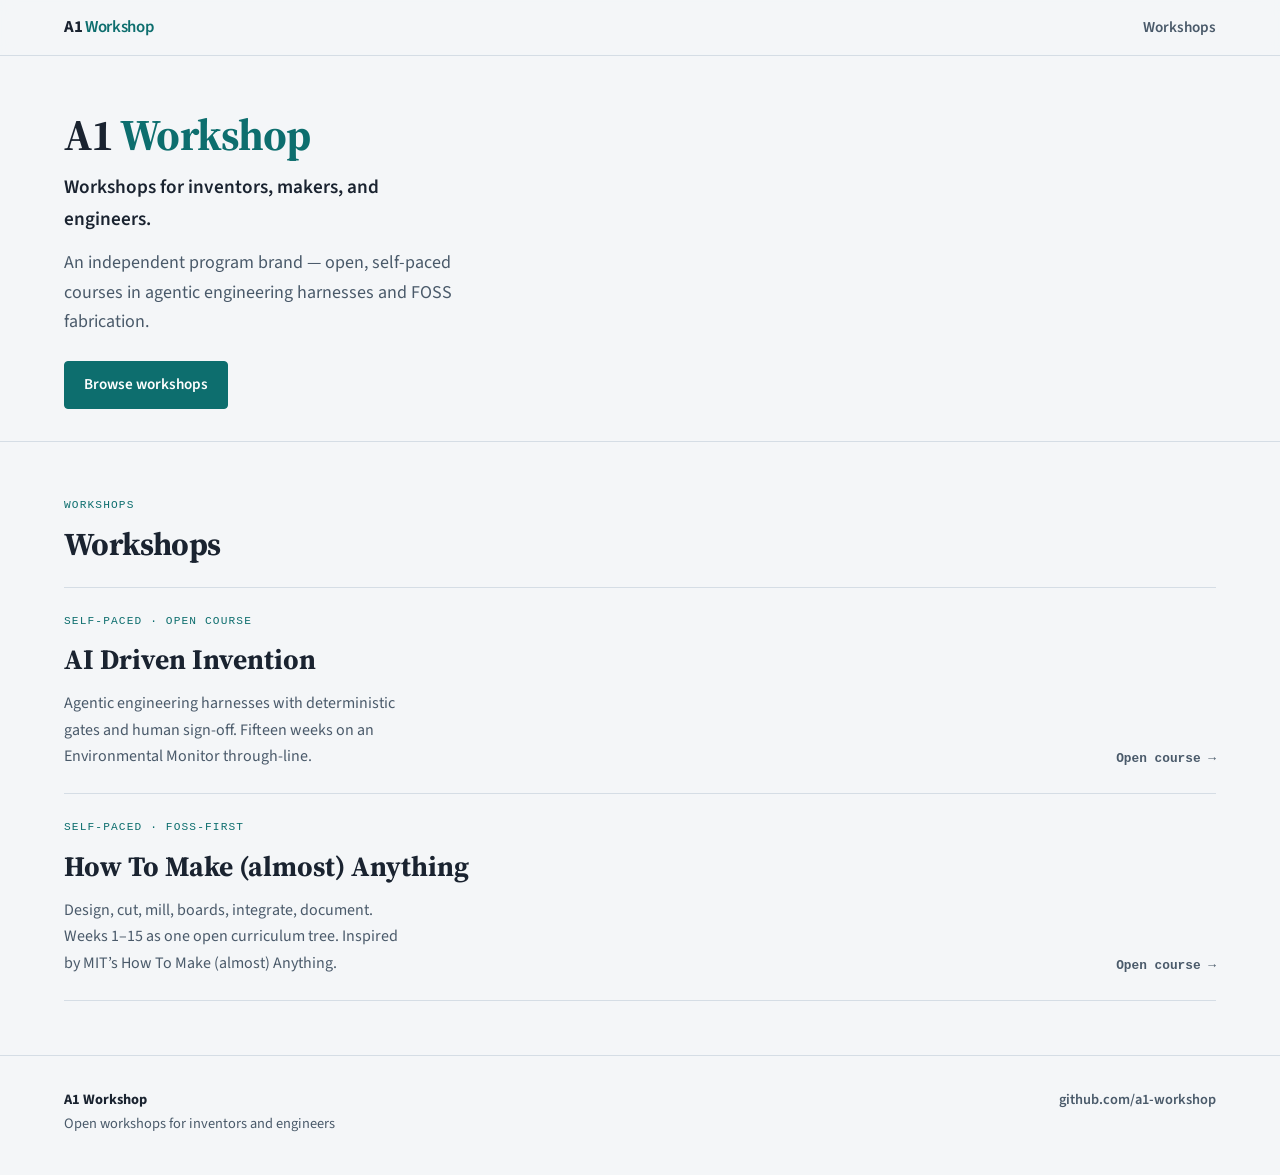
<file: index.html>
<!DOCTYPE html>
<html lang="en">
  <head>
    <meta charset="utf-8" />
    <meta name="viewport" content="width=device-width, initial-scale=1" />
    <title>A1 Workshop</title>
    <meta
      name="description"
      content="A1 Workshop — open, self-paced courses for inventors, makers, and engineers. Home of AI Driven Invention and How To Make (almost) Anything."
    />
    <link rel="icon" href="assets/favicon.svg" type="image/svg+xml" />
    <link rel="stylesheet" href="styles.css" />
  </head>
  <body>
    <header class="site-header">
      <div class="wrap">
        <a class="wordmark" href="./">A1 <span>Workshop</span></a>
        <nav class="nav" aria-label="Primary">
          <a href="#workshops">Workshops</a>
        </nav>
      </div>
    </header>

    <main>
      <div class="wrap home-intro">
        <h1 class="home-intro__brand">A1 <em>Workshop</em></h1>
        <p class="home-intro__lead">Workshops for inventors, makers, and engineers.</p>
        <p class="home-intro__support">
          An independent program brand — open, self-paced courses in agentic engineering harnesses and
          FOSS fabrication.
        </p>
        <div class="home-intro__cta">
          <a class="btn btn--primary" href="#workshops">Browse workshops</a>
        </div>
      </div>

      <section class="section" id="workshops">
        <div class="wrap">
          <p class="section__eyebrow">Workshops</p>
          <h2 class="section__title">Workshops</h2>

          <div class="workshops">
            <a class="workshop" href="https://a1-workshop.github.io/a1-inventor/">
              <div>
                <p class="workshop__eyebrow">Self-paced · open course</p>
                <h3 class="workshop__name">AI Driven Invention</h3>
                <p class="workshop__blurb">
                  Agentic engineering harnesses with deterministic gates and human sign-off. Fifteen
                  weeks on an Environmental Monitor through-line.
                </p>
              </div>
              <span class="workshop__cta">Open course →</span>
            </a>

            <a class="workshop" href="https://a1-workshop.github.io/almost-open/">
              <div>
                <p class="workshop__eyebrow">Self-paced · FOSS-first</p>
                <h3 class="workshop__name">How To Make (almost) Anything</h3>
                <p class="workshop__blurb">
                  Design, cut, mill, boards, integrate, document. Weeks 1–15 as one open curriculum
                  tree. Inspired by MIT’s How To Make (almost) Anything.
                </p>
              </div>
              <span class="workshop__cta">Open course →</span>
            </a>
          </div>
        </div>
      </section>
    </main>

    <footer class="site-footer">
      <div class="wrap">
        <div>
          <strong style="color: var(--ink)">A1 Workshop</strong><br />
          Open workshops for inventors and engineers
        </div>
        <div>
          <a href="https://github.com/a1-workshop">github.com/a1-workshop</a>
        </div>
      </div>
    </footer>
  </body>
</html>
</file>
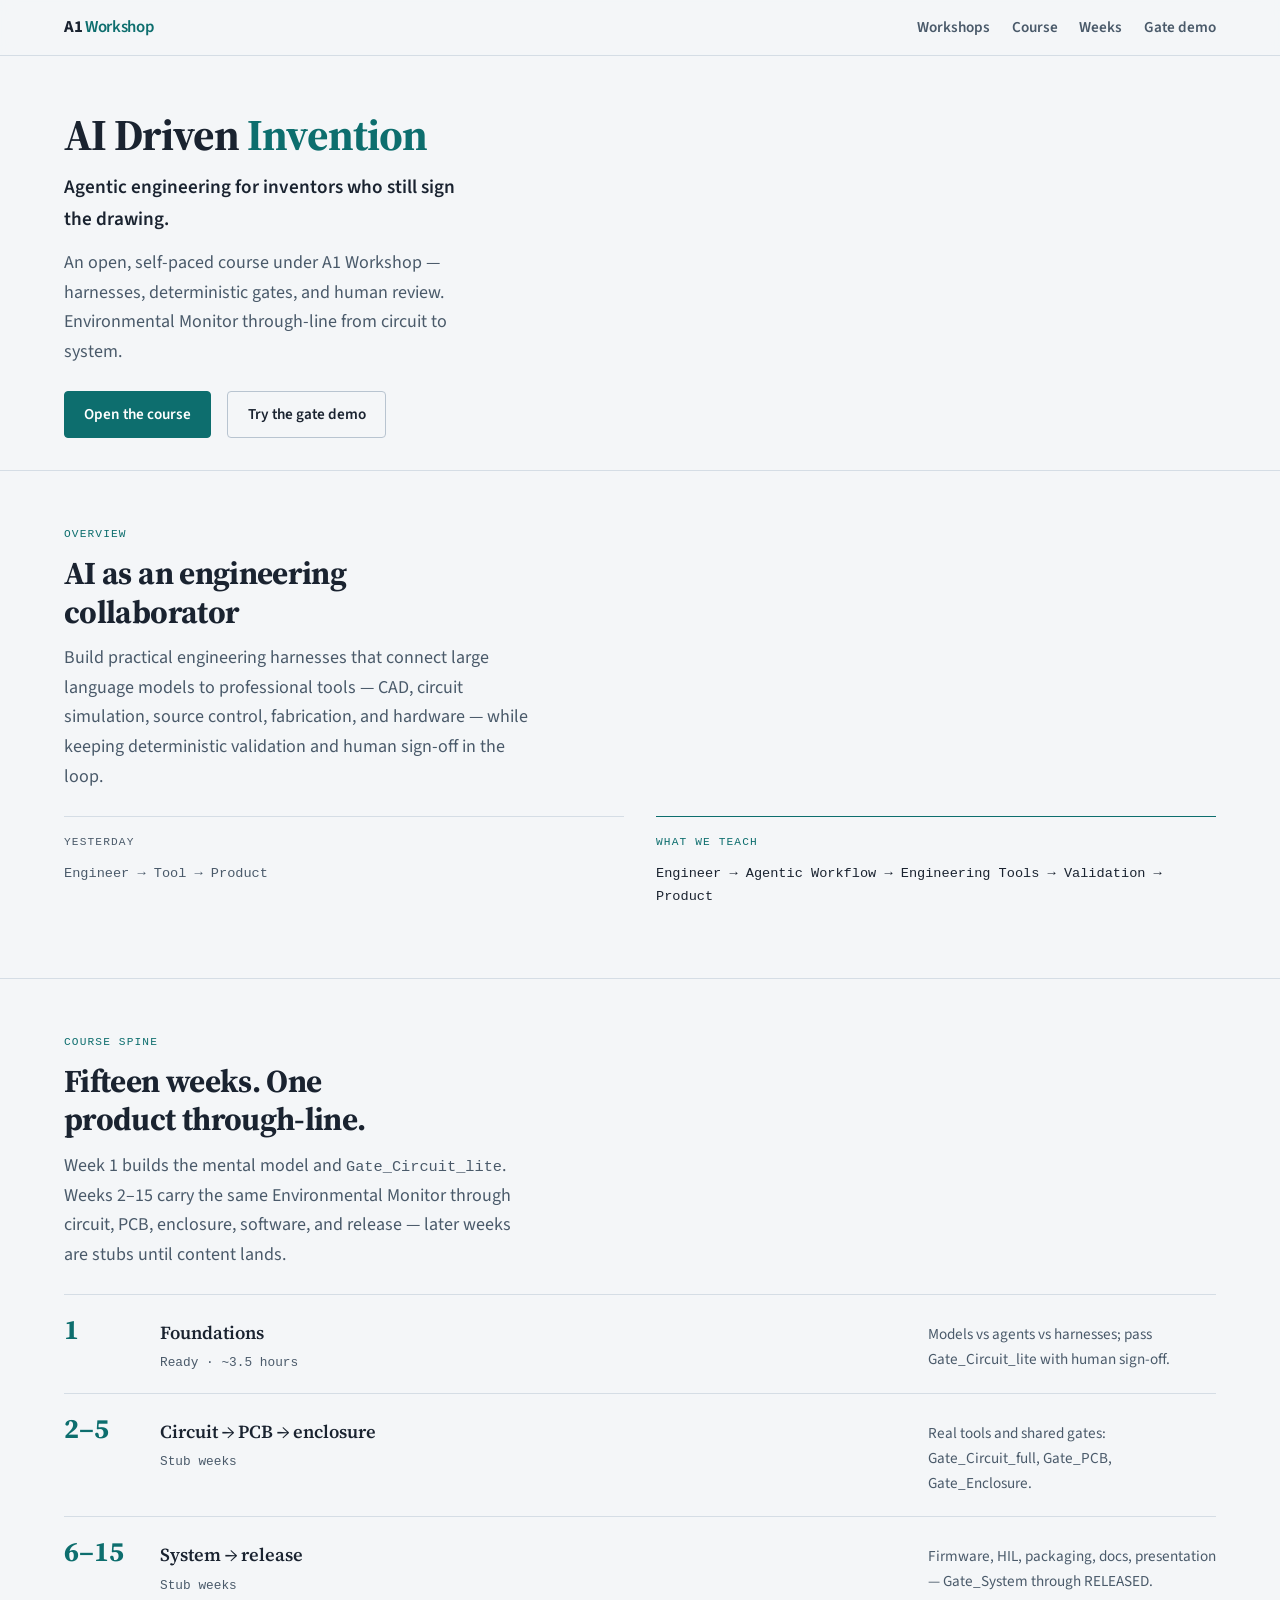
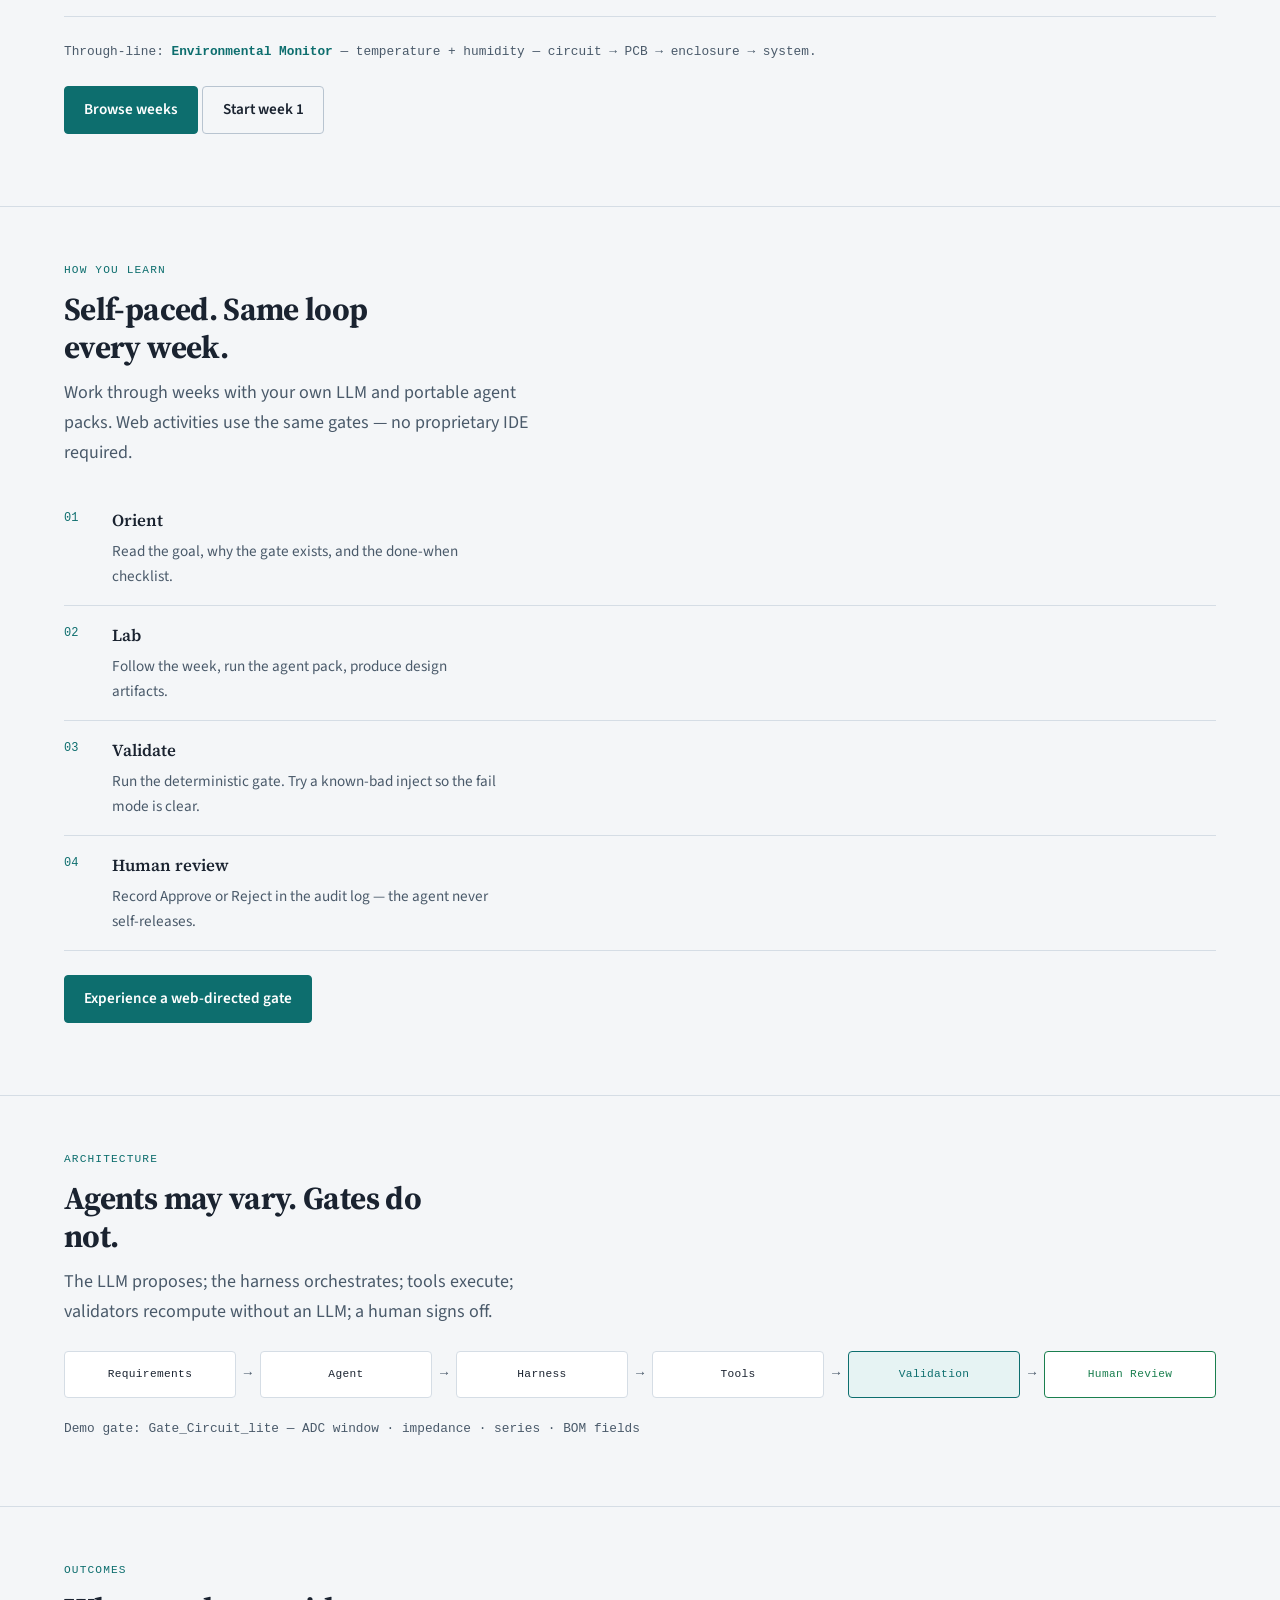
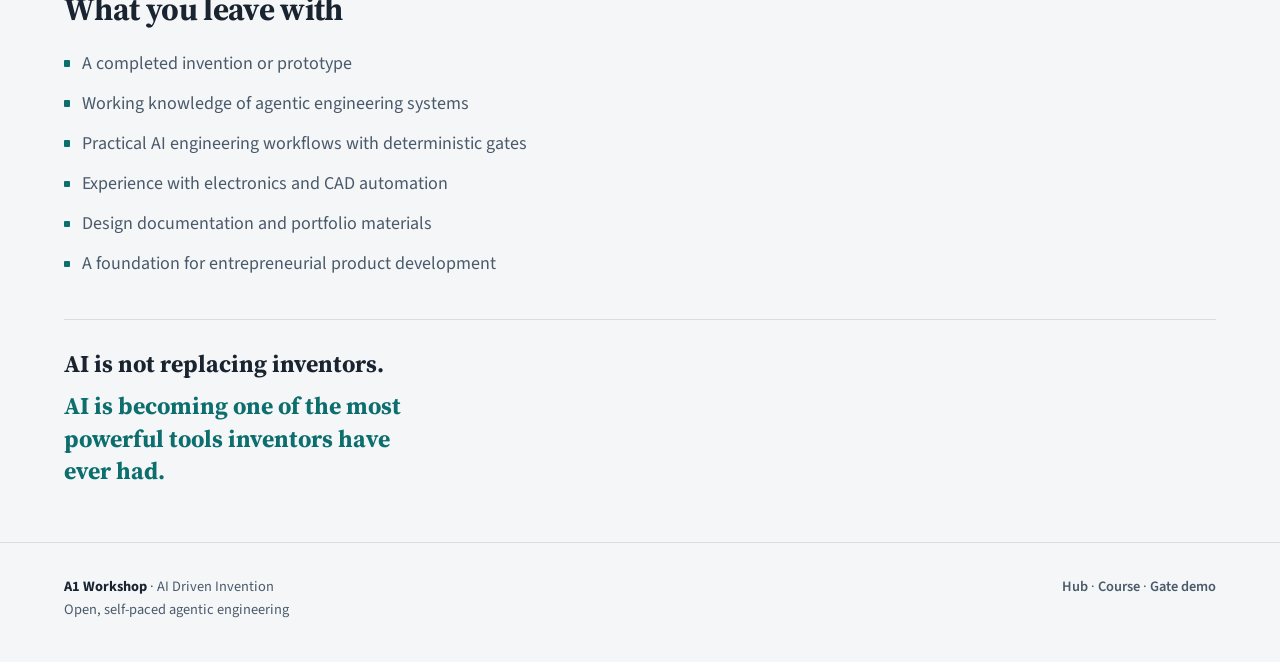
<file: inventor/index.html>
<!DOCTYPE html>
<html lang="en">
  <head>
    <meta charset="utf-8" />
    <meta name="viewport" content="width=device-width, initial-scale=1" />
    <title>AI Driven Invention — A1 Workshop</title>
    <meta
      name="description"
      content="AI Driven Invention: open, self-paced agentic engineering with deterministic gates and human sign-off."
    />
    <link rel="icon" href="../assets/favicon.svg" type="image/svg+xml" />
    <link rel="stylesheet" href="../styles.css" />
  </head>
  <body>
    <header class="site-header">
      <div class="wrap">
        <a class="wordmark" href="../">A1 <span>Workshop</span></a>
        <nav class="nav" aria-label="Primary">
          <a href="../#workshops">Workshops</a>
          <a href="https://a1-workshop.github.io/a1-inventor/">Course</a>
          <a href="#weeks">Weeks</a>
          <a href="https://a1-workshop.github.io/a1-inventor/lab/gate-lite.html">Gate demo</a>
        </nav>
      </div>
    </header>

    <main>
      <div class="wrap home-intro">
        <h1 class="home-intro__brand">AI Driven <em>Invention</em></h1>
        <p class="home-intro__lead">Agentic engineering for inventors who still sign the drawing.</p>
        <p class="home-intro__support">
          An open, self-paced course under A1 Workshop — harnesses, deterministic gates, and human
          review. Environmental Monitor through-line from circuit to system.
        </p>
        <div class="home-intro__cta">
          <a class="btn btn--primary" href="https://a1-workshop.github.io/a1-inventor/">Open the course</a>
          <a class="btn btn--ghost" href="https://a1-workshop.github.io/a1-inventor/lab/gate-lite.html">Try the gate demo</a>
        </div>
      </div>

      <section class="section" id="program">
        <div class="wrap">
          <p class="section__eyebrow">Overview</p>
          <h2 class="section__title">AI as an engineering collaborator</h2>
          <p class="section__lead">
            Build practical engineering harnesses that connect large language models to professional
            tools — CAD, circuit simulation, source control, fabrication, and hardware — while keeping
            deterministic validation and human sign-off in the loop.
          </p>
          <div class="compare">
            <div class="compare__old">
              <label>Yesterday</label>
              Engineer → Tool → Product
            </div>
            <div class="compare__new">
              <label>What we teach</label>
              Engineer → Agentic Workflow → Engineering Tools → Validation → Product
            </div>
          </div>
        </div>
      </section>

      <section class="section" id="weeks">
        <div class="wrap">
          <p class="section__eyebrow">Course spine</p>
          <h2 class="section__title">Fifteen weeks. One product through-line.</h2>
          <p class="section__lead">
            Week 1 builds the mental model and
            <code style="font-family: var(--font-mono); font-size: 0.85em">Gate_Circuit_lite</code>.
            Weeks 2–15 carry the same Environmental Monitor through circuit, PCB, enclosure, software,
            and release — later weeks are stubs until content lands.
          </p>
          <div class="tracks">
            <article class="track">
              <div class="track__id">1</div>
              <div>
                <h3 class="track__name">Foundations</h3>
                <p class="track__meta">Ready · ~3.5 hours</p>
              </div>
              <p class="track__outcome">
                Models vs agents vs harnesses; pass Gate_Circuit_lite with human sign-off.
              </p>
            </article>
            <article class="track">
              <div class="track__id">2–5</div>
              <div>
                <h3 class="track__name">Circuit → PCB → enclosure</h3>
                <p class="track__meta">Stub weeks</p>
              </div>
              <p class="track__outcome">
                Real tools and shared gates: Gate_Circuit_full, Gate_PCB, Gate_Enclosure.
              </p>
            </article>
            <article class="track">
              <div class="track__id">6–15</div>
              <div>
                <h3 class="track__name">System → release</h3>
                <p class="track__meta">Stub weeks</p>
              </div>
              <p class="track__outcome">
                Firmware, HIL, packaging, docs, presentation — Gate_System through RELEASED.
              </p>
            </article>
          </div>
          <p class="throughline">
            Through-line: <strong>Environmental Monitor</strong> — temperature + humidity — circuit →
            PCB → enclosure → system.
          </p>
          <p style="margin-top: 1.5rem">
            <a class="btn btn--primary" href="https://a1-workshop.github.io/a1-inventor/weeks/">Browse weeks</a>
            <a class="btn btn--ghost" href="https://a1-workshop.github.io/a1-inventor/weeks/01/">Start week 1</a>
          </p>
        </div>
      </section>

      <section class="section" id="delivery">
        <div class="wrap">
          <p class="section__eyebrow">How you learn</p>
          <h2 class="section__title">Self-paced. Same loop every week.</h2>
          <p class="section__lead">
            Work through weeks with your own LLM and portable agent packs. Web activities use the
            same gates — no proprietary IDE required.
          </p>
          <div class="phases">
            <div class="phase">
              <h3>Orient</h3>
              <p>Read the goal, why the gate exists, and the done-when checklist.</p>
            </div>
            <div class="phase">
              <h3>Lab</h3>
              <p>Follow the week, run the agent pack, produce design artifacts.</p>
            </div>
            <div class="phase">
              <h3>Validate</h3>
              <p>Run the deterministic gate. Try a known-bad inject so the fail mode is clear.</p>
            </div>
            <div class="phase">
              <h3>Human review</h3>
              <p>Record Approve or Reject in the audit log — the agent never self-releases.</p>
            </div>
          </div>
          <p style="margin-top: 1.5rem">
            <a class="btn btn--primary" href="https://a1-workshop.github.io/a1-inventor/lab/gate-lite.html">Experience a web-directed gate</a>
          </p>
        </div>
      </section>

      <section class="section" id="framework">
        <div class="wrap">
          <p class="section__eyebrow">Architecture</p>
          <h2 class="section__title">Agents may vary. Gates do not.</h2>
          <p class="section__lead">
            The LLM proposes; the harness orchestrates; tools execute; validators recompute without an
            LLM; a human signs off.
          </p>
          <div class="flow" role="list">
            <div class="flow__node" role="listitem">Requirements</div>
            <div class="flow__arrow" aria-hidden="true">→</div>
            <div class="flow__node" role="listitem">Agent</div>
            <div class="flow__arrow" aria-hidden="true">→</div>
            <div class="flow__node" role="listitem">Harness</div>
            <div class="flow__arrow" aria-hidden="true">→</div>
            <div class="flow__node" role="listitem">Tools</div>
            <div class="flow__arrow" aria-hidden="true">→</div>
            <div class="flow__node flow__node--gate" role="listitem">Validation</div>
            <div class="flow__arrow" aria-hidden="true">→</div>
            <div class="flow__node flow__node--human" role="listitem">Human Review</div>
          </div>
          <p class="gates-note">Demo gate: Gate_Circuit_lite — ADC window · impedance · series · BOM fields</p>
        </div>
      </section>

      <section class="section" id="outcomes">
        <div class="wrap">
          <p class="section__eyebrow">Outcomes</p>
          <h2 class="section__title">What you leave with</h2>
          <ul class="outcomes">
            <li>A completed invention or prototype</li>
            <li>Working knowledge of agentic engineering systems</li>
            <li>Practical AI engineering workflows with deterministic gates</li>
            <li>Experience with electronics and CAD automation</li>
            <li>Design documentation and portfolio materials</li>
            <li>A foundation for entrepreneurial product development</li>
          </ul>
          <div class="closing">
            <blockquote>AI is not replacing inventors.</blockquote>
            <blockquote>AI is becoming one of the most powerful tools inventors have ever had.</blockquote>
          </div>
        </div>
      </section>
    </main>

    <footer class="site-footer">
      <div class="wrap">
        <div>
          <strong style="color: var(--ink)">A1 Workshop</strong> · AI Driven Invention<br />
          Open, self-paced agentic engineering
        </div>
        <div>
          <a href="../">Hub</a>
          · <a href="https://a1-workshop.github.io/a1-inventor/">Course</a>
          · <a href="https://a1-workshop.github.io/a1-inventor/lab/gate-lite.html">Gate demo</a>
        </div>
      </div>
    </footer>
  </body>
</html>
</file>
<file: styles.css>
/* A1 Workshop hub — reading-first light theme (aligned with almost-open) */

@import url("https://fonts.googleapis.com/css2?family=Source+Sans+3:ital,wght@0,400;0,600;0,700;1,400&family=Source+Serif+4:opsz,wght@8..60,600;8..60,700&display=swap");

:root {
  --bg: #f4f6f8;
  --bg-elev: #ffffff;
  --ink: #1a2330;
  --ink-muted: #4a5a6a;
  --line: #d5dde5;
  --line-strong: #b8c4d0;
  --accent: #0d6e6e;
  --accent-soft: #e6f3f3;
  --pass: #1a7f4f;
  --fail: #b42318;
  --font-body: "Source Sans 3", system-ui, sans-serif;
  --font-display: "Source Serif 4", Georgia, serif;
  --font-mono: ui-monospace, "SF Mono", Menlo, monospace;
  --space: clamp(1rem, 3vw, 1.75rem);
  --max: 72rem;
  --measure: 42rem;
  --ease: cubic-bezier(0.22, 1, 0.36, 1);
}

*,
*::before,
*::after {
  box-sizing: border-box;
}

html {
  scroll-behavior: smooth;
}

body {
  margin: 0;
  min-height: 100vh;
  font-family: var(--font-body);
  font-size: 1.125rem;
  line-height: 1.65;
  color: var(--ink);
  background: var(--bg);
  -webkit-font-smoothing: antialiased;
}

img,
svg {
  max-width: 100%;
  display: block;
}

a {
  color: var(--accent);
  text-decoration-thickness: 1px;
  text-underline-offset: 0.18em;
}

a:hover {
  color: var(--ink);
}

.wrap {
  width: min(100% - 2 * var(--space), var(--max));
  margin-inline: auto;
}

/* —— Header —— */

.site-header {
  position: sticky;
  top: 0;
  z-index: 10;
  background: rgba(244, 246, 248, 0.92);
  backdrop-filter: blur(8px);
  border-bottom: 1px solid var(--line);
  padding: 0.85rem 0;
}

.site-header .wrap {
  display: flex;
  align-items: center;
  justify-content: space-between;
  gap: 1rem;
}

.wordmark {
  font-family: var(--font-body);
  font-weight: 700;
  font-size: 1.05rem;
  letter-spacing: -0.02em;
  color: var(--ink);
  text-decoration: none;
}

.wordmark span {
  color: var(--accent);
  font-weight: 600;
}

.nav {
  display: flex;
  flex-wrap: wrap;
  gap: 0.85rem 1.35rem;
  font-size: 0.95rem;
}

.nav a {
  color: var(--ink-muted);
  text-decoration: none;
  font-weight: 600;
}

.nav a:hover,
.nav a[aria-current="page"] {
  color: var(--ink);
}

/* —— Home intro (hub / inventor) —— */

.home-intro {
  padding: clamp(2.5rem, 6vh, 4rem) 0 1rem;
}

.home-intro__brand {
  font-family: var(--font-display);
  font-weight: 700;
  font-size: clamp(2rem, 5vw, 2.75rem);
  letter-spacing: -0.02em;
  line-height: 1.15;
  margin: 0 0 0.75rem;
  color: var(--ink);
}

.home-intro__brand em {
  font-style: normal;
  color: var(--accent);
}

.home-intro__lead {
  margin: 0 0 0.75rem;
  max-width: 40ch;
  color: var(--ink);
  font-size: 1.2rem;
  font-weight: 600;
}

.home-intro__support {
  margin: 0 0 1.5rem;
  max-width: 48ch;
  color: var(--ink-muted);
}

.home-intro__cta {
  display: flex;
  flex-wrap: wrap;
  gap: 0.75rem 1rem;
  margin-bottom: 1rem;
}

/* —— Buttons —— */

.btn {
  display: inline-flex;
  align-items: center;
  justify-content: center;
  gap: 0.4rem;
  padding: 0.65rem 1.2rem;
  font-family: var(--font-body);
  font-size: 0.95rem;
  font-weight: 600;
  border-radius: 4px;
  border: 1px solid transparent;
  cursor: pointer;
  text-decoration: none;
  transition: background 0.2s var(--ease), color 0.2s var(--ease), border-color 0.2s var(--ease);
}

.btn--primary {
  background: var(--accent);
  color: #fff;
  border-color: var(--accent);
}

.btn--primary:hover {
  background: #0a5858;
  color: #fff;
}

.btn--ghost {
  background: transparent;
  color: var(--ink);
  border-color: var(--line-strong);
}

.btn--ghost:hover {
  border-color: var(--accent);
  color: var(--accent);
}

.btn--pass {
  background: transparent;
  color: var(--pass);
  border-color: var(--pass);
}

.btn--pass:hover {
  background: rgba(26, 127, 79, 0.08);
}

.btn--fail {
  background: transparent;
  color: var(--fail);
  border-color: var(--fail);
}

.btn--fail:hover {
  background: rgba(180, 35, 24, 0.08);
}

.btn--small {
  padding: 0.4rem 0.75rem;
  font-size: 0.8rem;
  font-family: var(--font-mono);
  font-weight: 500;
}

/* —— Sections —— */

.section {
  padding: clamp(2.5rem, 6vh, 4rem) 0;
  border-top: 1px solid var(--line);
}

.section__eyebrow {
  font-family: var(--font-mono);
  font-size: 0.7rem;
  letter-spacing: 0.1em;
  text-transform: uppercase;
  color: var(--accent);
  margin: 0 0 0.65rem;
}

.section__title {
  font-family: var(--font-display);
  font-weight: 700;
  font-size: clamp(1.5rem, 3.5vw, 2rem);
  line-height: 1.2;
  letter-spacing: -0.02em;
  margin: 0 0 0.75rem;
  max-width: 22ch;
}

.section__lead {
  margin: 0 0 1.5rem;
  max-width: 52ch;
  color: var(--ink-muted);
}

/* —— Workshops list —— */

.workshops {
  display: grid;
  gap: 0;
  margin-top: 1.5rem;
  border-top: 1px solid var(--line);
}

.workshop {
  display: grid;
  gap: 0.75rem;
  padding: 1.5rem 0;
  border-bottom: 1px solid var(--line);
  text-decoration: none;
  color: inherit;
}

@media (min-width: 720px) {
  .workshop {
    grid-template-columns: 1fr auto;
    align-items: end;
    gap: 1.5rem 2rem;
  }
}

.workshop:hover .workshop__name {
  color: var(--accent);
}

.workshop__eyebrow {
  font-family: var(--font-mono);
  font-size: 0.7rem;
  letter-spacing: 0.1em;
  text-transform: uppercase;
  color: var(--accent);
  margin: 0 0 0.35rem;
}

.workshop__name {
  font-family: var(--font-display);
  font-weight: 700;
  font-size: clamp(1.35rem, 3vw, 1.75rem);
  margin: 0;
  color: var(--ink);
  transition: color 0.2s var(--ease);
}

.workshop__blurb {
  margin: 0.5rem 0 0;
  max-width: 42ch;
  color: var(--ink-muted);
  font-size: 1rem;
}

.workshop__cta {
  font-family: var(--font-mono);
  font-size: 0.8rem;
  font-weight: 600;
  color: var(--ink-muted);
  white-space: nowrap;
}

.workshop:hover .workshop__cta {
  color: var(--accent);
}

/* —— Inventor content blocks —— */

.compare {
  display: grid;
  gap: 1.5rem;
  margin-top: 1.5rem;
}

@media (min-width: 720px) {
  .compare {
    grid-template-columns: 1fr 1fr;
    gap: 2rem;
  }
}

.compare__old,
.compare__new {
  font-family: var(--font-mono);
  font-size: 0.85rem;
  line-height: 1.7;
  padding: 1rem 0;
  border-top: 1px solid var(--line);
  color: var(--ink-muted);
}

.compare__new {
  border-top-color: var(--accent);
  color: var(--ink);
}

.compare label {
  display: block;
  font-size: 0.7rem;
  letter-spacing: 0.1em;
  text-transform: uppercase;
  margin-bottom: 0.65rem;
  color: var(--ink-muted);
}

.compare__new label {
  color: var(--accent);
}

.tracks {
  border-top: 1px solid var(--line);
  margin-top: 1.5rem;
}

.track {
  display: grid;
  gap: 0.5rem 2rem;
  padding: 1.25rem 0;
  border-bottom: 1px solid var(--line);
}

@media (min-width: 720px) {
  .track {
    grid-template-columns: 4rem 1fr auto;
    align-items: baseline;
  }
}

.track__id {
  font-family: var(--font-display);
  font-weight: 700;
  font-size: 1.75rem;
  color: var(--accent);
  line-height: 1;
}

.track__name {
  font-family: var(--font-display);
  font-weight: 600;
  font-size: 1.15rem;
  margin: 0;
}

.track__meta {
  font-family: var(--font-mono);
  font-size: 0.8rem;
  color: var(--ink-muted);
  margin: 0.25rem 0 0;
}

.track__outcome {
  margin: 0;
  color: var(--ink-muted);
  font-size: 0.95rem;
  max-width: 36ch;
}

.throughline {
  margin-top: 1.5rem;
  font-family: var(--font-mono);
  font-size: 0.8rem;
  color: var(--ink-muted);
}

.throughline strong {
  color: var(--accent);
  font-weight: 600;
}

.phases {
  counter-reset: phase;
  margin-top: 1.25rem;
}

.phase {
  position: relative;
  padding: 1rem 0 1rem 3rem;
  border-bottom: 1px solid var(--line);
  counter-increment: phase;
}

.phase::before {
  content: counter(phase, decimal-leading-zero);
  position: absolute;
  left: 0;
  top: 1.1rem;
  font-family: var(--font-mono);
  font-size: 0.75rem;
  color: var(--accent);
}

.phase h3 {
  font-family: var(--font-display);
  font-size: 1.05rem;
  font-weight: 600;
  margin: 0;
}

.phase p {
  margin: 0.25rem 0 0;
  color: var(--ink-muted);
  font-size: 0.95rem;
  max-width: 48ch;
}

.flow {
  display: flex;
  flex-wrap: wrap;
  align-items: stretch;
  gap: 0.5rem;
  margin-top: 1.5rem;
}

.flow__node {
  flex: 1 1 7rem;
  min-width: 6rem;
  padding: 0.85rem 0.65rem;
  background: var(--bg-elev);
  border: 1px solid var(--line);
  border-radius: 4px;
  font-family: var(--font-mono);
  font-size: 0.7rem;
  letter-spacing: 0.03em;
  text-align: center;
  color: var(--ink);
}

.flow__node--gate {
  border-color: var(--accent);
  color: var(--accent);
  background: var(--accent-soft);
}

.flow__node--human {
  border-color: var(--pass);
  color: var(--pass);
}

.flow__arrow {
  display: flex;
  align-items: center;
  color: var(--ink-muted);
  font-family: var(--font-mono);
  font-size: 0.85rem;
}

@media (max-width: 640px) {
  .flow__arrow {
    width: 100%;
    justify-content: center;
    transform: rotate(90deg);
    height: 1.25rem;
  }
}

.gates-note {
  margin-top: 1.25rem;
  font-family: var(--font-mono);
  font-size: 0.8rem;
  color: var(--ink-muted);
}

.outcomes {
  list-style: none;
  padding: 0;
  margin: 1.25rem 0 0;
  display: grid;
  gap: 0.65rem;
}

.outcomes li {
  padding-left: 1.15rem;
  position: relative;
  color: var(--ink-muted);
}

.outcomes li::before {
  content: "";
  position: absolute;
  left: 0;
  top: 0.65em;
  width: 0.4rem;
  height: 0.4rem;
  background: var(--accent);
  border-radius: 1px;
}

.closing {
  margin-top: 2.5rem;
  padding-top: 1.75rem;
  border-top: 1px solid var(--line);
}

.closing blockquote {
  margin: 0;
  font-family: var(--font-display);
  font-weight: 700;
  font-size: clamp(1.2rem, 2.5vw, 1.5rem);
  line-height: 1.35;
  max-width: 28ch;
  color: var(--ink);
}

.closing blockquote + blockquote {
  margin-top: 0.65rem;
  color: var(--accent);
}

.status-pill {
  display: inline-block;
  margin-top: 1.25rem;
  font-family: var(--font-mono);
  font-size: 0.7rem;
  letter-spacing: 0.06em;
  text-transform: uppercase;
  color: var(--ink-muted);
  border: 1px solid var(--line-strong);
  padding: 0.3rem 0.55rem;
  border-radius: 3px;
}

/* —— Footer —— */

.site-footer {
  padding: 2rem 0 2.5rem;
  border-top: 1px solid var(--line);
  font-size: 0.9rem;
  color: var(--ink-muted);
}

.site-footer .wrap {
  display: flex;
  flex-wrap: wrap;
  gap: 1rem 2rem;
  justify-content: space-between;
}

.site-footer a {
  color: var(--ink-muted);
  font-weight: 600;
  text-decoration: none;
}

.site-footer a:hover {
  color: var(--accent);
}

/* —— Lab page —— */

.lab-page .site-header {
  position: sticky;
}

.lab-banner {
  background: var(--accent-soft);
  border-bottom: 1px solid var(--line);
  padding: 0.65rem 0;
  font-family: var(--font-mono);
  font-size: 0.75rem;
  color: var(--ink-muted);
}

.lab-banner strong {
  color: var(--accent);
  font-weight: 600;
}

.lab-title-block {
  padding: 2rem 0 0;
}

.lab-title-block h1 {
  font-family: var(--font-display);
  font-weight: 700;
  font-size: clamp(1.65rem, 3.5vw, 2.15rem);
  margin: 0 0 0.5rem;
}

.lab-title-block p {
  margin: 0;
  color: var(--ink-muted);
  max-width: 52ch;
}

.lab-grid {
  display: grid;
  gap: 1.5rem;
  padding: 1.75rem 0 3.5rem;
}

@media (min-width: 960px) {
  .lab-grid {
    grid-template-columns: 1fr 1fr;
    align-items: start;
  }
}

.lab-panel {
  background: var(--bg-elev);
  border: 1px solid var(--line);
  border-radius: 4px;
  padding: 1.15rem 1.25rem 1.35rem;
}

.lab-panel h2 {
  font-family: var(--font-display);
  font-size: 1.1rem;
  font-weight: 600;
  margin: 0 0 0.65rem;
}

.lab-panel p {
  margin: 0 0 0.85rem;
  color: var(--ink-muted);
  font-size: 0.95rem;
}

.lab-panel h2 .step {
  font-family: var(--font-mono);
  font-size: 0.7rem;
  font-weight: 600;
  letter-spacing: 0.08em;
  color: var(--accent);
  display: block;
  margin-bottom: 0.3rem;
}

.checklist {
  list-style: none;
  padding: 0;
  margin: 0;
  font-size: 0.9rem;
  color: var(--ink-muted);
}

.checklist li {
  padding: 0.3rem 0 0.3rem 1.1rem;
  position: relative;
}

.checklist li::before {
  content: "□";
  position: absolute;
  left: 0;
  font-family: var(--font-mono);
  color: var(--ink-muted);
}

.form-grid {
  display: grid;
  grid-template-columns: 1fr 1fr;
  gap: 0.75rem;
}

@media (max-width: 420px) {
  .form-grid {
    grid-template-columns: 1fr;
  }
}

.form-grid label {
  display: flex;
  flex-direction: column;
  gap: 0.3rem;
  font-family: var(--font-mono);
  font-size: 0.7rem;
  letter-spacing: 0.03em;
  color: var(--ink-muted);
}

.form-grid label.span-2 {
  grid-column: 1 / -1;
}

.form-grid input,
.form-grid select {
  font-family: var(--font-mono);
  font-size: 0.875rem;
  padding: 0.45rem 0.55rem;
  background: var(--bg);
  border: 1px solid var(--line-strong);
  border-radius: 3px;
  color: var(--ink);
}

.form-grid input:focus,
.form-grid select:focus {
  outline: 1px solid var(--accent);
  border-color: var(--accent);
}

.form-actions {
  display: flex;
  flex-wrap: wrap;
  gap: 0.5rem;
  margin-top: 1rem;
}

.check-row {
  display: flex;
  align-items: center;
  gap: 0.5rem;
  margin-top: 0.65rem;
  font-family: var(--font-mono);
  font-size: 0.75rem;
  color: var(--ink-muted);
}

.check-row input {
  accent-color: var(--accent);
}

.gate-status {
  font-family: var(--font-mono);
  font-size: 1.15rem;
  font-weight: 600;
  letter-spacing: 0.06em;
  margin: 0 0 1rem;
  padding: 0.55rem 0.75rem;
  border: 1px solid var(--line);
  border-radius: 4px;
  transition: border-color 0.3s var(--ease), color 0.3s var(--ease), background 0.3s var(--ease);
}

.gate-status.is-idle {
  color: var(--ink-muted);
}

.gate-status.is-pass {
  color: var(--pass);
  border-color: var(--pass);
  background: rgba(26, 127, 79, 0.06);
}

.gate-status.is-fail {
  color: var(--fail);
  border-color: var(--fail);
  background: rgba(180, 35, 24, 0.06);
}

.checks {
  list-style: none;
  padding: 0;
  margin: 0;
  font-family: var(--font-mono);
  font-size: 0.8rem;
}

.checks li {
  display: grid;
  grid-template-columns: 7.5rem 3.5rem 1fr;
  gap: 0.5rem;
  padding: 0.5rem 0;
  border-bottom: 1px solid var(--line);
}

.checks .result-pass {
  color: var(--pass);
}

.checks .result-fail {
  color: var(--fail);
}

.checks .detail {
  color: var(--ink-muted);
}

@media (max-width: 520px) {
  .checks li {
    grid-template-columns: 1fr auto;
  }
  .checks .detail {
    grid-column: 1 / -1;
  }
}

.metrics {
  margin-top: 1rem;
  font-family: var(--font-mono);
  font-size: 0.75rem;
  color: var(--ink-muted);
  display: grid;
  gap: 0.25rem;
}

.audit {
  font-family: var(--font-mono);
  font-size: 0.75rem;
  line-height: 1.55;
  background: var(--bg);
  border: 1px solid var(--line);
  border-radius: 4px;
  padding: 0.75rem;
  max-height: 14rem;
  overflow-y: auto;
  color: var(--ink-muted);
  white-space: pre-wrap;
  word-break: break-word;
}

.audit:empty::before {
  content: "No audit entries yet.";
  color: var(--ink-muted);
}

.audit .entry {
  display: block;
  padding: 0.3rem 0;
  border-bottom: 1px solid var(--line);
}

.audit .entry:last-child {
  border-bottom: none;
}

.review-actions {
  display: flex;
  flex-wrap: wrap;
  gap: 0.5rem;
  margin: 1rem 0;
}

.review-note {
  width: 100%;
  font-family: var(--font-mono);
  font-size: 0.8rem;
  padding: 0.5rem 0.6rem;
  background: var(--bg);
  border: 1px solid var(--line-strong);
  border-radius: 3px;
  color: var(--ink);
  resize: vertical;
  min-height: 3rem;
  margin-bottom: 0.65rem;
}

@media (prefers-reduced-motion: reduce) {
  html {
    scroll-behavior: auto;
  }
}
</file>
